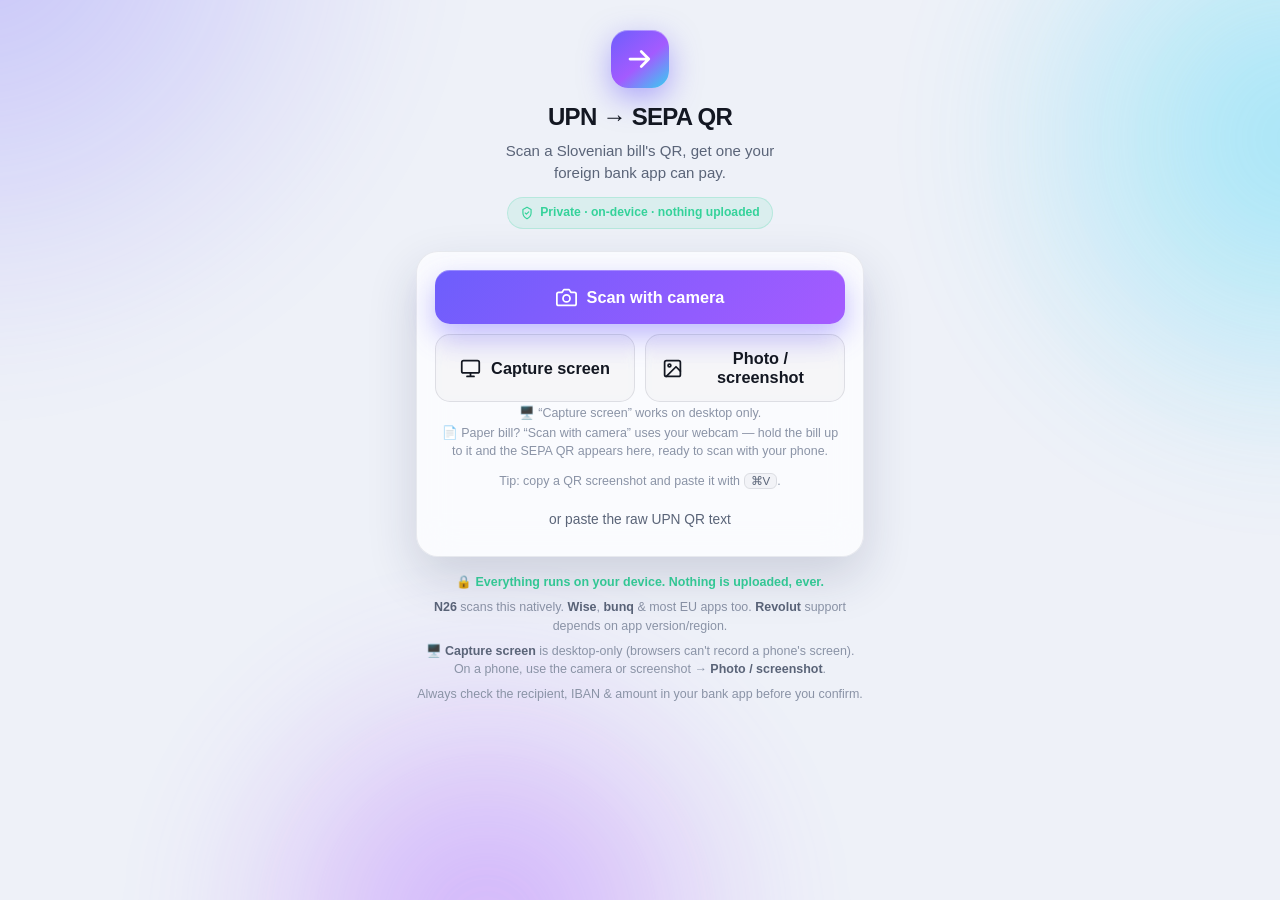
<file: index.html>
<!doctype html>
<html lang="en">
<head>
  <meta charset="utf-8" />
  <meta name="viewport" content="width=device-width, initial-scale=1, viewport-fit=cover, maximum-scale=1" />
  <!--
    Strict Content-Security-Policy. The important line is `connect-src 'none'` —
    it blocks fetch / XHR / WebSocket / sendBeacon / EventSource, so this page
    physically cannot transmit your payment data anywhere. Everything else is
    locked to same-origin; images allow data:/blob: for the favicon, the QR, and
    locally-picked screenshots. No inline scripts or styles are permitted.
  -->
  <meta http-equiv="Content-Security-Policy" content="default-src 'none'; script-src 'self'; style-src 'self'; img-src 'self' data: blob:; media-src 'self' blob:; font-src 'self'; worker-src 'self'; manifest-src 'self'; connect-src 'none'; base-uri 'none'; form-action 'none';" />
  <meta name="referrer" content="no-referrer" />
  <meta name="color-scheme" content="dark light" />
  <title>UPN → SEPA QR</title>
  <meta name="description" content="Convert a Slovenian UPN payment QR code into a SEPA (EPC/GiroCode) QR that N26, Wise, bunq and other EU banking apps can scan. 100% on-device." />
  <meta name="theme-color" content="#0b0d12" />

  <!-- Open Graph / social share (X, Facebook, LinkedIn, Slack, iMessage…) -->
  <meta property="og:type" content="website" />
  <meta property="og:site_name" content="UPN → SEPA QR" />
  <meta property="og:title" content="UPN → SEPA QR — pay Slovenian bills from N26, Wise & more" />
  <meta property="og:description" content="Scan a Slovenian UPN payment QR and get a SEPA (EPC/GiroCode) QR your foreign bank app can pay. 100% on-device — nothing is uploaded." />
  <meta property="og:url" content="https://vasjab.github.io/upn-to-sepa-qr/" />
  <meta property="og:image" content="https://vasjab.github.io/upn-to-sepa-qr/og.png" />
  <meta property="og:image:type" content="image/png" />
  <meta property="og:image:width" content="1200" />
  <meta property="og:image:height" content="630" />
  <meta property="og:image:alt" content="UPN → SEPA QR — turn a Slovenian payment QR into a SEPA QR" />
  <meta property="og:locale" content="en_US" />
  <!-- Twitter / X card -->
  <meta name="twitter:card" content="summary_large_image" />
  <meta name="twitter:title" content="UPN → SEPA QR — pay Slovenian bills from N26, Wise & more" />
  <meta name="twitter:description" content="Scan a Slovenian UPN payment QR and get a SEPA (EPC/GiroCode) QR your foreign bank app can pay. 100% on-device." />
  <meta name="twitter:image" content="https://vasjab.github.io/upn-to-sepa-qr/og.png" />
  <meta name="twitter:image:alt" content="UPN → SEPA QR converter" />
  <meta name="apple-mobile-web-app-capable" content="yes" />
  <meta name="apple-mobile-web-app-status-bar-style" content="black-translucent" />
  <meta name="apple-mobile-web-app-title" content="UPN→SEPA" />
  <link rel="manifest" href="manifest.webmanifest" />
  <link rel="icon" href="data:image/svg+xml,%3Csvg xmlns='http://www.w3.org/2000/svg' viewBox='0 0 100 100'%3E%3Crect width='100' height='100' rx='24' fill='%236d5efc'/%3E%3Cg fill='white'%3E%3Crect x='24' y='24' width='16' height='16' rx='3'/%3E%3Crect x='60' y='24' width='16' height='16' rx='3'/%3E%3Crect x='24' y='60' width='16' height='16' rx='3'/%3E%3Crect x='58' y='58' width='8' height='8'/%3E%3Crect x='70' y='58' width='6' height='6'/%3E%3Crect x='58' y='70' width='6' height='6'/%3E%3Crect x='68' y='68' width='8' height='8'/%3E%3C/g%3E%3C/svg%3E" />
  <link rel="stylesheet" href="styles.css?v=10" />
</head>
<body>
  <div class="aurora" aria-hidden="true"><span></span><span></span><span></span></div>

  <div class="wrap">
    <header>
      <div class="logo" aria-hidden="true">
        <svg viewBox="0 0 24 24" fill="none" stroke="currentColor" stroke-width="2.2" stroke-linecap="round" stroke-linejoin="round">
          <path d="M4 12h15M13 6l6 6-6 6" />
        </svg>
      </div>
      <h1>UPN&nbsp;→&nbsp;SEPA&nbsp;QR</h1>
      <p class="sub">Scan a Slovenian bill's QR, get one your foreign bank app can pay.</p>
      <div class="trust" aria-hidden="true">
        <svg viewBox="0 0 24 24" fill="none" stroke="currentColor" stroke-width="2" stroke-linecap="round" stroke-linejoin="round"><path d="M12 2l7 4v6c0 5-3.5 8-7 10-3.5-2-7-5-7-10V6z"/><path d="M9 12l2 2 4-4"/></svg>
        Private · on-device · nothing uploaded
      </div>
    </header>

    <!-- INPUT -->
    <section class="card reveal" id="input-card">
      <div class="stack" id="input-buttons">
        <button class="btn btn-primary" id="btn-camera">
          <svg viewBox="0 0 24 24" fill="none" stroke="currentColor" stroke-width="2" stroke-linecap="round" stroke-linejoin="round"><path d="M23 19a2 2 0 0 1-2 2H3a2 2 0 0 1-2-2V8a2 2 0 0 1 2-2h4l2-3h6l2 3h4a2 2 0 0 1 2 2z"/><circle cx="12" cy="13" r="4"/></svg>
          Scan with camera
        </button>
        <div class="opt-row">
          <button class="btn btn-glass" id="btn-screen" hidden>
            <svg viewBox="0 0 24 24" fill="none" stroke="currentColor" stroke-width="2" stroke-linecap="round" stroke-linejoin="round"><rect x="2" y="3" width="20" height="14" rx="2"/><path d="M8 21h8M12 17v4"/></svg>
            Capture screen
          </button>
          <button class="btn btn-glass" id="btn-upload">
            <svg viewBox="0 0 24 24" fill="none" stroke="currentColor" stroke-width="2" stroke-linecap="round" stroke-linejoin="round"><rect x="3" y="3" width="18" height="18" rx="2"/><circle cx="8.5" cy="8.5" r="1.6"/><path d="M21 15l-5-5L5 21"/></svg>
            Photo / screenshot
          </button>
        </div>
        <p class="cap-note hidden" id="screen-note">🖥️ &ldquo;Capture screen&rdquo; works on desktop only.</p>
        <p class="cap-note hidden" id="webcam-note">📄 Paper bill? &ldquo;Scan with camera&rdquo; uses your webcam — hold the bill up to it and the SEPA QR appears here, ready to scan with your phone.</p>
        <input type="file" id="file-input" accept="image/*" class="hidden" />
        <p class="paste-hint" id="paste-hint">Tip: copy a QR screenshot and paste it with <kbd>⌘V</kbd>.</p>
      </div>

      <div class="screen-status hidden" id="screen-status">
        <span class="spinner" aria-hidden="true"></span>
        <span id="screen-status-text">Looking for a QR code on your screen…</span>
      </div>

      <details class="adv">
        <summary>or paste the raw UPN QR text</summary>
        <textarea id="paste-text" placeholder="UPNQR&#10;...&#10;paste decoded QR contents here"></textarea>
        <button class="btn btn-glass btn-block" id="btn-paste">Convert pasted text</button>
      </details>

      <!-- Camera view -->
      <div id="camera" class="hidden">
        <div class="video-frame">
          <video id="video" playsinline muted></video>
          <div class="reticle" aria-hidden="true">
            <span class="corner tl"></span><span class="corner tr"></span>
            <span class="corner bl"></span><span class="corner br"></span>
            <span class="scanline"></span>
          </div>
        </div>
        <div class="cam-actions">
          <button class="btn btn-glass" id="btn-cam-cancel">Cancel</button>
          <button class="btn btn-glass hidden" id="btn-torch">Torch</button>
        </div>
        <p class="hint" id="cam-hint">Point at the QR code on the bill.</p>
      </div>
    </section>

    <!-- RESULT -->
    <section class="card hidden" id="result-card">
      <div class="result-head">
        <span class="badge-ok" aria-hidden="true">
          <svg viewBox="0 0 24 24" fill="none" stroke="currentColor" stroke-width="3" stroke-linecap="round" stroke-linejoin="round"><path d="M20 6L9 17l-5-5"/></svg>
        </span>
        <div>
          <div class="result-title">Payment ready</div>
          <div class="result-note">Review, then scan below to pay</div>
        </div>
      </div>

      <div id="messages"></div>

      <div class="field">
        <label for="f-name">Recipient</label>
        <input type="text" id="f-name" autocomplete="off" />
      </div>
      <div class="field mono">
        <label for="f-iban">IBAN</label>
        <input type="text" id="f-iban" autocomplete="off" inputmode="text" spellcheck="false" />
      </div>
      <div class="field field-amount mono">
        <label for="f-amount">Amount</label>
        <span class="cur" aria-hidden="true">€</span>
        <input type="text" id="f-amount" inputmode="decimal" placeholder="0.00" />
      </div>
      <div class="field">
        <label for="f-ref">Reference / note</label>
        <input type="text" id="f-ref" autocomplete="off" />
      </div>

      <div class="qr-wrap">
        <div class="qr-box" id="qr-box"><canvas id="qr-canvas"></canvas></div>
        <p class="qr-cta">Open <span class="apps">N26 → Send → Scan QR</span><br>and point it at this code.</p>
        <div class="opt-row">
          <button class="btn btn-glass" id="btn-download">
            <svg viewBox="0 0 24 24" fill="none" stroke="currentColor" stroke-width="2" stroke-linecap="round" stroke-linejoin="round"><path d="M21 15v4a2 2 0 0 1-2 2H5a2 2 0 0 1-2-2v-4"/><path d="M7 10l5 5 5-5"/><path d="M12 15V3"/></svg>
            Save PNG
          </button>
          <button class="btn btn-glass" id="btn-copy">
            <svg viewBox="0 0 24 24" fill="none" stroke="currentColor" stroke-width="2" stroke-linecap="round" stroke-linejoin="round"><rect x="9" y="9" width="13" height="13" rx="2"/><path d="M5 15H4a2 2 0 0 1-2-2V4a2 2 0 0 1 2-2h9a2 2 0 0 1 2 2v1"/></svg>
            Copy details
          </button>
          <button class="btn btn-glass hidden" id="btn-share">
            <svg viewBox="0 0 24 24" fill="none" stroke="currentColor" stroke-width="2" stroke-linecap="round" stroke-linejoin="round"><path d="M4 12v8a2 2 0 0 0 2 2h12a2 2 0 0 0 2-2v-8"/><path d="M16 6l-4-4-4 4"/><path d="M12 2v13"/></svg>
            Share
          </button>
        </div>
        <p class="cap-note hidden" id="share-note">Share sends the QR to another device (e.g. AirDrop to a laptop) — scan it there with your bank app.</p>
        <button class="btn btn-ghost btn-block" id="btn-again">Scan another</button>

        <details class="adv">
          <summary>show generated SEPA (EPC) data</summary>
          <div class="epc-raw" id="epc-raw"></div>
        </details>
      </div>
    </section>

    <footer>
      <p class="lock">🔒 Everything runs on your device. Nothing is uploaded, ever.</p>
      <p><strong>N26</strong> scans this natively. <strong>Wise</strong>, <strong>bunq</strong> &amp; most EU apps too. <strong>Revolut</strong> support depends on app version/region.</p>
      <p>🖥️ <strong>Capture screen</strong> is desktop-only (browsers can't record a phone's screen). On a phone, use the camera or screenshot → <strong>Photo / screenshot</strong>.</p>
      <p>Always check the recipient, IBAN &amp; amount in your bank app before you confirm.</p>
    </footer>
  </div>

  <div class="toast" id="toast" role="status" aria-live="polite">Copied</div>

  <script src="vendor/jsQR.js"></script>
  <script src="vendor/qrcode-generator.js"></script>
  <script src="convert.js?v=10"></script>
  <script src="app.js?v=10"></script>
</body>
</html>
</file>
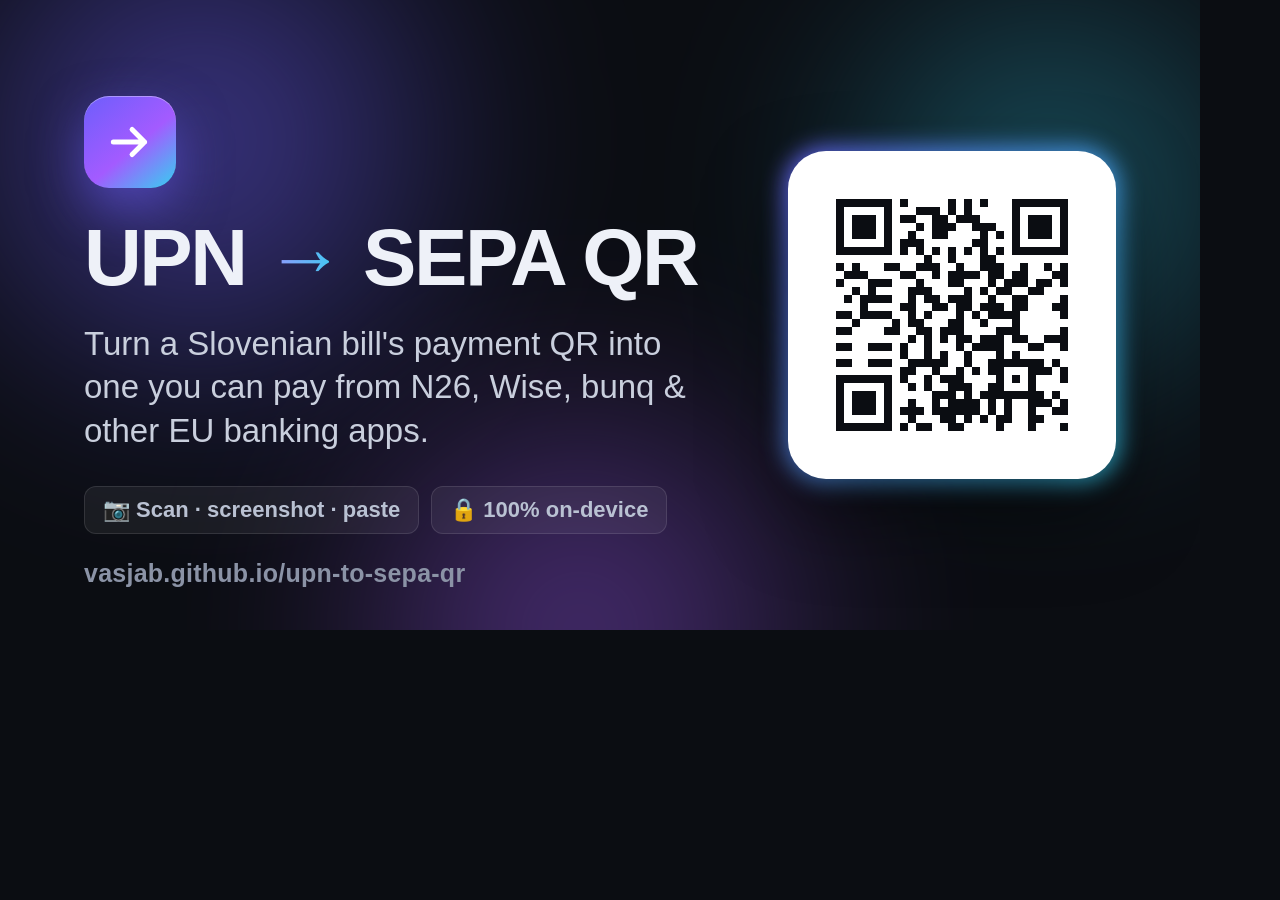
<file: og-template.html>
<!doctype html>
<html>
<head>
<meta charset="utf-8" />
<style>
  * { margin: 0; padding: 0; box-sizing: border-box; }
  html, body { width: 1200px; height: 630px; overflow: hidden; }
  body {
    font-family: -apple-system, BlinkMacSystemFont, "Segoe UI", Roboto, Helvetica, Arial, sans-serif;
    color: #eef1f8; background: #0b0d12; position: relative;
  }
  .aurora { position: absolute; inset: 0; overflow: hidden; }
  .aurora span { position: absolute; border-radius: 50%; filter: blur(90px); display: block; }
  .a1 { width: 760px; height: 760px; left: -180px; top: -240px; background: radial-gradient(circle, #6d5efc, transparent 60%); opacity: .60; }
  .a2 { width: 660px; height: 660px; right: -180px; top: -140px; background: radial-gradient(circle, #35d0f0, transparent 60%); opacity: .42; }
  .a3 { width: 720px; height: 720px; left: 220px; bottom: -360px; background: radial-gradient(circle, #a35bff, transparent 60%); opacity: .5; }
  .wrap { position: relative; height: 100%; display: flex; align-items: center; justify-content: space-between; padding: 70px 84px; }
  .left { max-width: 640px; }
  .logo {
    width: 92px; height: 92px; border-radius: 25px; display: flex; align-items: center; justify-content: center;
    color: #fff; margin-bottom: 30px;
    background: linear-gradient(140deg, #6d5efc, #a35bff 55%, #35d0f0);
    box-shadow: 0 20px 50px rgba(109, 94, 252, .5), inset 0 1px 0 rgba(255,255,255,.35);
  }
  h1 { font-size: 80px; font-weight: 850; letter-spacing: -.03em; line-height: 1.0; margin-bottom: 24px; }
  h1 .arrow { background: linear-gradient(90deg, #9b93ff, #35d0f0); -webkit-background-clip: text; background-clip: text; color: transparent; }
  p.tag { font-size: 33px; line-height: 1.32; color: #c9cfdd; margin-bottom: 34px; font-weight: 500; }
  .pills { display: flex; gap: 12px; flex-wrap: wrap; }
  .pill {
    font-size: 22px; font-weight: 650; color: #b9c1d2;
    background: rgba(255,255,255,.06); border: 1px solid rgba(255,255,255,.11);
    padding: 10px 18px; border-radius: 12px;
  }
  .right { position: relative; }
  .qrcard {
    width: 328px; height: 328px; background: #fff; border-radius: 38px;
    display: flex; align-items: center; justify-content: center; position: relative;
    box-shadow: 0 34px 80px rgba(0,0,0,.5);
  }
  .qrcard::before {
    content: ""; position: absolute; inset: -4px; border-radius: 42px; z-index: -1;
    background: linear-gradient(135deg, #6d5efc, #35d0f0); filter: blur(11px); opacity: .95;
  }
  canvas { display: block; }
  .url {
    position: absolute; bottom: 42px; left: 84px; font-size: 25px; color: #8b93a6; font-weight: 600;
    letter-spacing: .01em;
  }
</style>
</head>
<body>
  <div class="aurora"><span class="a1"></span><span class="a2"></span><span class="a3"></span></div>
  <div class="wrap">
    <div class="left">
      <div class="logo">
        <svg width="50" height="50" viewBox="0 0 24 24" fill="none" stroke="#fff" stroke-width="2.4" stroke-linecap="round" stroke-linejoin="round"><path d="M4 12h15M13 6l6 6-6 6"/></svg>
      </div>
      <h1>UPN <span class="arrow">&#8594;</span> SEPA QR</h1>
      <p class="tag">Turn a Slovenian bill's payment QR into one you can pay from N26, Wise, bunq &amp; other EU banking apps.</p>
      <div class="pills">
        <span class="pill">📷 Scan · screenshot · paste</span>
        <span class="pill">🔒 100% on-device</span>
      </div>
    </div>
    <div class="right"><div class="qrcard"><canvas id="qr" width="252" height="252"></canvas></div></div>
  </div>
  <div class="url">vasjab.github.io/upn-to-sepa-qr</div>

  <script src="vendor/qrcode-generator.js"></script>
  <script>
    // A real, scannable QR of the site URL as the visual.
    qrcode.stringToBytes = qrcode.stringToBytesFuncs['UTF-8'];
    var q = qrcode(0, 'M'); q.addData('https://vasjab.github.io/upn-to-sepa-qr/', 'Byte'); q.make();
    var n = q.getModuleCount(), cv = document.getElementById('qr'), ctx = cv.getContext('2d');
    var quiet = 1, scale = Math.floor(cv.width / (n + quiet * 2));
    var off = Math.floor((cv.width - (n + quiet * 2) * scale) / 2);
    ctx.fillStyle = '#fff'; ctx.fillRect(0, 0, cv.width, cv.height);
    ctx.fillStyle = '#0b0d12';
    for (var r = 0; r < n; r++) for (var c = 0; c < n; c++) if (q.isDark(r, c))
      ctx.fillRect(off + (c + quiet) * scale, off + (r + quiet) * scale, scale, scale);
  </script>
</body>
</html>
</file>
<file: styles.css>
/* UPN → SEPA QR — mobile-first, dark-first, "sexy & snappy" */

:root {
  --bg: #0b0d12;
  --ink: #eef1f8;
  --muted: #97a1b4;
  --faint: #6b7488;
  --card: rgba(24, 28, 38, 0.62);
  --card-solid: #171b25;
  --field: rgba(255, 255, 255, 0.04);
  --field-border: rgba(255, 255, 255, 0.09);
  --hair: rgba(255, 255, 255, 0.08);
  --a1: #6d5efc;   /* indigo  */
  --a2: #a35bff;   /* violet  */
  --a3: #35d0f0;   /* cyan    */
  --accent: #7c74ff;
  --ok: #35d29a;
  --warn: #ffcf7a;
  --warn-bg: rgba(255, 176, 32, 0.12);
  --danger: #ff7a7a;
  --danger-bg: rgba(255, 80, 80, 0.12);
  --qr-plate: #ffffff;
  --radius: 22px;
  --shadow: 0 24px 60px rgba(0, 0, 0, 0.5);
  --ease: cubic-bezier(0.22, 1, 0.36, 1);
}
@media (prefers-color-scheme: light) {
  :root {
    --bg: #eef1f8;
    --ink: #131722;
    --muted: #5a6478;
    --faint: #8a93a6;
    --card: rgba(255, 255, 255, 0.72);
    --card-solid: #ffffff;
    --field: rgba(10, 20, 50, 0.03);
    --field-border: rgba(10, 20, 50, 0.10);
    --hair: rgba(10, 20, 50, 0.08);
    --accent: #5a4ff0;
    --warn: #8a5a00;
    --danger: #c02626;
    --shadow: 0 20px 50px rgba(30, 40, 80, 0.16);
  }
}

* { box-sizing: border-box; }
html { -webkit-text-size-adjust: 100%; }
body {
  margin: 0;
  min-height: 100vh;
  font-family: -apple-system, BlinkMacSystemFont, "Segoe UI", Roboto, Helvetica, Arial, sans-serif;
  color: var(--ink);
  background: var(--bg);
  line-height: 1.45;
  -webkit-font-smoothing: antialiased;
  overflow-x: hidden;
}

/* ---- Aurora backdrop ---- */
/* Static, GPU-cheap: the layers are rasterized once. We deliberately do NOT
   animate them, because moving blurred layers behind backdrop-filter cards
   forces continuous re-compositing and janks low-end devices. */
.aurora { position: fixed; inset: 0; z-index: -1; overflow: hidden; filter: saturate(1.1); }
.aurora span {
  position: absolute; display: block; border-radius: 50%;
  filter: blur(58px); opacity: 0.5;
}
.aurora span:nth-child(1) { width: 60vmax; height: 60vmax; left: -20vmax; top: -24vmax;
  background: radial-gradient(circle at 30% 30%, var(--a1), transparent 60%); }
.aurora span:nth-child(2) { width: 52vmax; height: 52vmax; right: -22vmax; top: -10vmax;
  background: radial-gradient(circle at 60% 40%, var(--a3), transparent 60%); opacity: 0.4; }
.aurora span:nth-child(3) { width: 56vmax; height: 56vmax; left: 10vmax; bottom: -30vmax;
  background: radial-gradient(circle at 50% 50%, var(--a2), transparent 60%); opacity: 0.45; }
@media (prefers-color-scheme: light) { .aurora span { opacity: 0.32; } }

.wrap {
  max-width: 480px; margin: 0 auto;
  padding: 26px 16px calc(30px + env(safe-area-inset-bottom));
  padding-left: calc(16px + env(safe-area-inset-left));
  padding-right: calc(16px + env(safe-area-inset-right));
}

/* ---- Header ---- */
header { text-align: center; margin: 4px 0 22px; }
.logo {
  width: 58px; height: 58px; margin: 0 auto 12px; display: grid; place-items: center;
  border-radius: 17px; color: #fff;
  background: linear-gradient(140deg, var(--a1), var(--a2) 55%, var(--a3));
  box-shadow: 0 10px 30px rgba(109, 94, 252, 0.5), inset 0 1px 0 rgba(255,255,255,.35);
}
.logo svg { width: 30px; height: 30px; }
h1 { font-size: 1.5rem; margin: 0 0 5px; letter-spacing: -0.03em; font-weight: 800; }
.sub { color: var(--muted); font-size: 0.94rem; margin: 0 auto; max-width: 20em; }
.trust {
  display: inline-flex; align-items: center; gap: 6px; margin-top: 14px;
  padding: 6px 12px; border-radius: 999px; font-size: 0.76rem; font-weight: 600;
  color: var(--ok); background: rgba(53, 210, 154, 0.10);
  border: 1px solid rgba(53, 210, 154, 0.22);
}
.trust svg { width: 14px; height: 14px; }

/* ---- Cards (glass) ---- */
.card {
  position: relative;
  background: var(--card);
  border: 1px solid var(--hair);
  border-radius: var(--radius);
  box-shadow: var(--shadow);
  padding: 18px;
  margin-bottom: 16px;
  backdrop-filter: blur(18px) saturate(1.4);
  -webkit-backdrop-filter: blur(18px) saturate(1.4);
}

/* ---- Buttons ---- */
.btn {
  display: flex; align-items: center; justify-content: center; gap: 10px;
  width: 100%; min-height: 54px; padding: 14px 16px;
  border: none; border-radius: 15px; font-size: 1.02rem; font-weight: 650;
  font-family: inherit; color: var(--ink); cursor: pointer;
  transition: transform .12s var(--ease), box-shadow .2s var(--ease), background .2s, filter .2s;
  -webkit-tap-highlight-color: transparent; user-select: none;
}
.btn svg { width: 21px; height: 21px; flex: none; }
.btn:active { transform: scale(0.97); }
.btn:focus-visible { outline: 2px solid var(--accent); outline-offset: 2px; }

.btn-primary {
  color: #fff;
  background: linear-gradient(135deg, var(--a1), var(--a2) 60%, var(--a3));
  background-size: 160% 160%;
  box-shadow: 0 12px 28px rgba(109, 94, 252, 0.42), inset 0 1px 0 rgba(255,255,255,.28);
}
.btn-primary:hover { filter: brightness(1.06); box-shadow: 0 16px 36px rgba(109, 94, 252, 0.55); }

.btn-glass {
  background: var(--field); border: 1px solid var(--field-border);
  backdrop-filter: blur(6px); -webkit-backdrop-filter: blur(6px);
}
.btn-glass:hover { background: rgba(255,255,255,0.08); border-color: rgba(255,255,255,0.16); }
@media (prefers-color-scheme: light) { .btn-glass:hover { background: rgba(10,20,50,0.06); } }

.btn-ghost { background: transparent; color: var(--accent); min-height: 46px; font-weight: 650; }
.btn-ghost:hover { background: var(--field); }
.btn-block { margin-top: 10px; }

.opt-row { display: flex; gap: 10px; }
.opt-row .btn { flex: 1; }
.stack > * + * { margin-top: 10px; }

.paste-hint { color: var(--faint); font-size: 0.78rem; text-align: center; margin: 12px 2px 2px; }
.cap-note { color: var(--faint); font-size: 0.78rem; text-align: center; margin: 2px 2px 0; }
.paste-hint kbd {
  font-family: inherit; font-size: 0.72rem; padding: 1px 6px; border-radius: 6px;
  background: var(--field); border: 1px solid var(--field-border); color: var(--muted);
}
.hint { color: var(--muted); font-size: 0.85rem; text-align: center; margin: 12px 2px 0; }

/* ---- Screen-capture status ---- */
.screen-status {
  display: flex; align-items: center; justify-content: center; gap: 10px;
  margin-top: 14px; padding: 12px; border-radius: 14px;
  background: var(--field); border: 1px solid var(--field-border);
  color: var(--muted); font-size: 0.9rem; font-weight: 600;
}
.spinner {
  width: 18px; height: 18px; border-radius: 50%; flex: none;
  border: 2.5px solid var(--field-border); border-top-color: var(--accent);
  animation: spin 0.7s linear infinite;
}
@keyframes spin { to { transform: rotate(360deg); } }

/* ---- Advanced (paste text) ---- */
details.adv { margin-top: 12px; }
details.adv summary {
  cursor: pointer; color: var(--muted); font-size: 0.86rem; text-align: center;
  list-style: none; padding: 8px; border-radius: 10px; transition: background .15s;
}
details.adv summary:hover { background: var(--field); }
details.adv summary::-webkit-details-marker { display: none; }
textarea {
  width: 100%; min-height: 96px; margin-top: 10px; padding: 12px;
  border: 1px solid var(--field-border); border-radius: 12px;
  background: var(--field); color: var(--ink); font: inherit; resize: vertical;
}
textarea:focus { outline: 2px solid var(--accent); outline-offset: 1px; }

/* ---- Camera ---- */
#camera { margin-top: 14px; animation: fade .3s var(--ease); }
.video-frame {
  position: relative; width: 100%; aspect-ratio: 1 / 1;
  background: #000; border-radius: 16px; overflow: hidden;
  border: 1px solid var(--hair);
}
.video-frame video { width: 100%; height: 100%; object-fit: cover; display: block; }
.reticle { position: absolute; inset: 13%; }
.reticle .corner { position: absolute; width: 26px; height: 26px; border: 3px solid rgba(255,255,255,0.92); }
.reticle .tl { top: 0; left: 0; border-right: 0; border-bottom: 0; border-radius: 8px 0 0 0; }
.reticle .tr { top: 0; right: 0; border-left: 0; border-bottom: 0; border-radius: 0 8px 0 0; }
.reticle .bl { bottom: 0; left: 0; border-right: 0; border-top: 0; border-radius: 0 0 0 8px; }
.reticle .br { bottom: 0; right: 0; border-left: 0; border-top: 0; border-radius: 0 0 8px 0; }
.reticle .scanline {
  position: absolute; left: 4px; right: 4px; height: 2px; top: 0;
  background: linear-gradient(90deg, transparent, var(--a3), transparent);
  box-shadow: 0 0 14px 2px var(--a3);
  animation: sweep 2.1s var(--ease) infinite;
}
@keyframes sweep { 0% { top: 2%; opacity: 0; } 12% { opacity: 1; } 88% { opacity: 1; } 100% { top: 98%; opacity: 0; } }
.cam-actions { display: flex; gap: 10px; margin-top: 12px; }
.cam-actions .btn { flex: 1; }

/* ---- Result ---- */
.result-head { display: flex; align-items: center; gap: 12px; margin-bottom: 14px; }
.badge-ok {
  width: 40px; height: 40px; flex: none; border-radius: 12px; display: grid; place-items: center;
  color: #fff; background: linear-gradient(135deg, var(--ok), #29b3d6);
  box-shadow: 0 8px 20px rgba(53, 210, 154, 0.4);
  animation: pop .4s var(--ease) both;
}
.badge-ok svg { width: 20px; height: 20px; }
.result-title { font-weight: 750; font-size: 1.05rem; letter-spacing: -0.01em; }
.result-note { color: var(--muted); font-size: 0.82rem; }

.field { margin-bottom: 13px; }
.field label {
  display: block; font-size: 0.72rem; font-weight: 700; text-transform: uppercase;
  letter-spacing: 0.06em; color: var(--faint); margin-bottom: 6px;
}
.field input {
  width: 100%; padding: 13px 14px; border: 1px solid var(--field-border);
  border-radius: 13px; background: var(--field); color: var(--ink);
  font-size: 1rem; font-family: inherit; transition: border-color .15s, box-shadow .15s;
}
.field input:focus {
  outline: none; border-color: var(--accent);
  box-shadow: 0 0 0 3px rgba(124, 116, 255, 0.22);
}
.field.mono input { font-variant-numeric: tabular-nums; letter-spacing: 0.02em; }
.field-amount { position: relative; }
.field-amount .cur {
  position: absolute; left: 14px; top: 50%; transform: translateY(calc(-50% + 12px));
  color: var(--muted); font-weight: 700; pointer-events: none;
}
.field-amount input { padding-left: 30px; }

/* ---- QR output ---- */
.qr-wrap { text-align: center; margin-top: 4px; }
.qr-box {
  display: inline-block; background: var(--qr-plate); padding: 16px; border-radius: 18px;
  line-height: 0; position: relative;
  box-shadow: 0 18px 40px rgba(0,0,0,0.4), 0 0 0 1px rgba(0,0,0,0.05);
  animation: qrpop .5s var(--ease) both;
}
.qr-box::before {
  content: ""; position: absolute; inset: -2px; border-radius: 20px; z-index: -1;
  background: linear-gradient(135deg, var(--a1), var(--a3));
  opacity: 0.9; filter: blur(6px);
}
.qr-box canvas { width: 232px; height: 232px; image-rendering: pixelated; border-radius: 4px; }
.qr-cta { margin: 16px 0 6px; font-weight: 650; }
.qr-cta .apps {
  background: linear-gradient(90deg, var(--a1), var(--a3)); -webkit-background-clip: text;
  background-clip: text; -webkit-text-fill-color: transparent; font-weight: 750;
}

/* ---- Messages ---- */
.msg { border-radius: 13px; padding: 11px 13px; font-size: 0.88rem; margin-bottom: 12px; }
.msg.error { background: var(--danger-bg); color: var(--danger); border: 1px solid rgba(255,80,80,0.25); }
.msg.warn { background: var(--warn-bg); color: var(--warn); border: 1px solid rgba(255,176,32,0.28); }
.msg ul { margin: 4px 0 0; padding-left: 18px; }

/* ---- Toast ---- */
.toast {
  position: fixed; left: 50%; bottom: calc(26px + env(safe-area-inset-bottom));
  transform: translateX(-50%) translateY(16px) scale(0.96);
  background: var(--card-solid); color: var(--ink); border: 1px solid var(--hair);
  padding: 11px 20px; border-radius: 999px; font-size: 0.88rem; font-weight: 650;
  box-shadow: var(--shadow); opacity: 0; pointer-events: none;
  transition: opacity .22s var(--ease), transform .22s var(--ease); z-index: 60;
}
.toast.show { opacity: 1; transform: translateX(-50%) translateY(0) scale(1); }

/* ---- Footer ---- */
footer { text-align: center; color: var(--faint); font-size: 0.78rem; margin-top: 10px; }
footer p { margin: 7px 0; }
footer .lock { color: var(--ok); font-weight: 650; }
footer strong { color: var(--muted); }
.epc-raw {
  font-size: 0.72rem; color: var(--muted); word-break: break-all; white-space: pre-wrap;
  background: var(--field); padding: 10px; border-radius: 10px; margin-top: 8px; text-align: left;
  border: 1px solid var(--field-border);
}

.hidden { display: none !important; }

/* ---- Animations ---- */
.reveal { animation: rise .45s var(--ease) both; }
@keyframes rise { from { opacity: 0; transform: translateY(14px) scale(0.99); } to { opacity: 1; transform: none; } }
@keyframes fade { from { opacity: 0; } to { opacity: 1; } }
@keyframes pop { 0% { transform: scale(0.4); opacity: 0; } 60% { transform: scale(1.12); } 100% { transform: scale(1); opacity: 1; } }
@keyframes qrpop { from { opacity: 0; transform: scale(0.92); } to { opacity: 1; transform: none; } }

@media (prefers-reduced-motion: reduce) {
  *, *::before, *::after { animation-duration: 0.001ms !important; animation-iteration-count: 1 !important; transition-duration: 0.001ms !important; }
  .aurora span { animation: none; }
}
</file>
